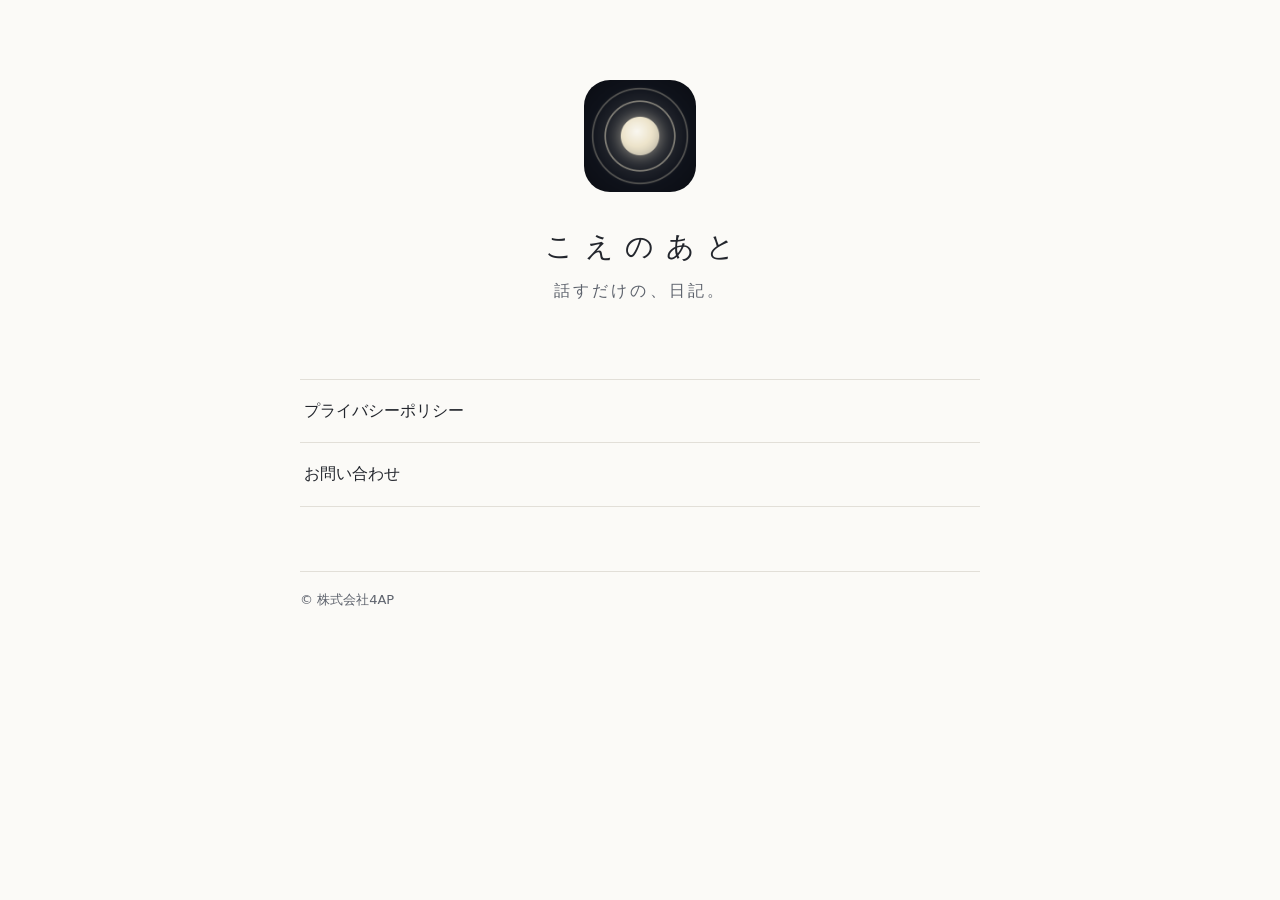
<file: docs/index.html>
<!doctype html>
<html lang="ja">
  <head>
    <meta charset="utf-8" />
    <meta name="viewport" content="width=device-width, initial-scale=1" />
    <title>こえのあと</title>
    <meta name="description" content="こえのあと — 話すだけの、日記。" />
    <link rel="icon" href="assets/icon.png" />
    <link rel="stylesheet" href="assets/site.css" />
  </head>
  <body>
    <main class="page">
      <div class="hero">
        <img src="assets/icon.png" alt="" />
        <h1>こえのあと</h1>
        <p>話すだけの、日記。</p>
      </div>

      <ul class="links">
        <li><a href="privacy/">プライバシーポリシー</a></li>
        <li><a href="mailto:koenoato@4ap.co.jp">お問い合わせ</a></li>
      </ul>

      <footer>
        <p>&copy; 株式会社4AP</p>
      </footer>
    </main>
  </body>
</html>
</file>
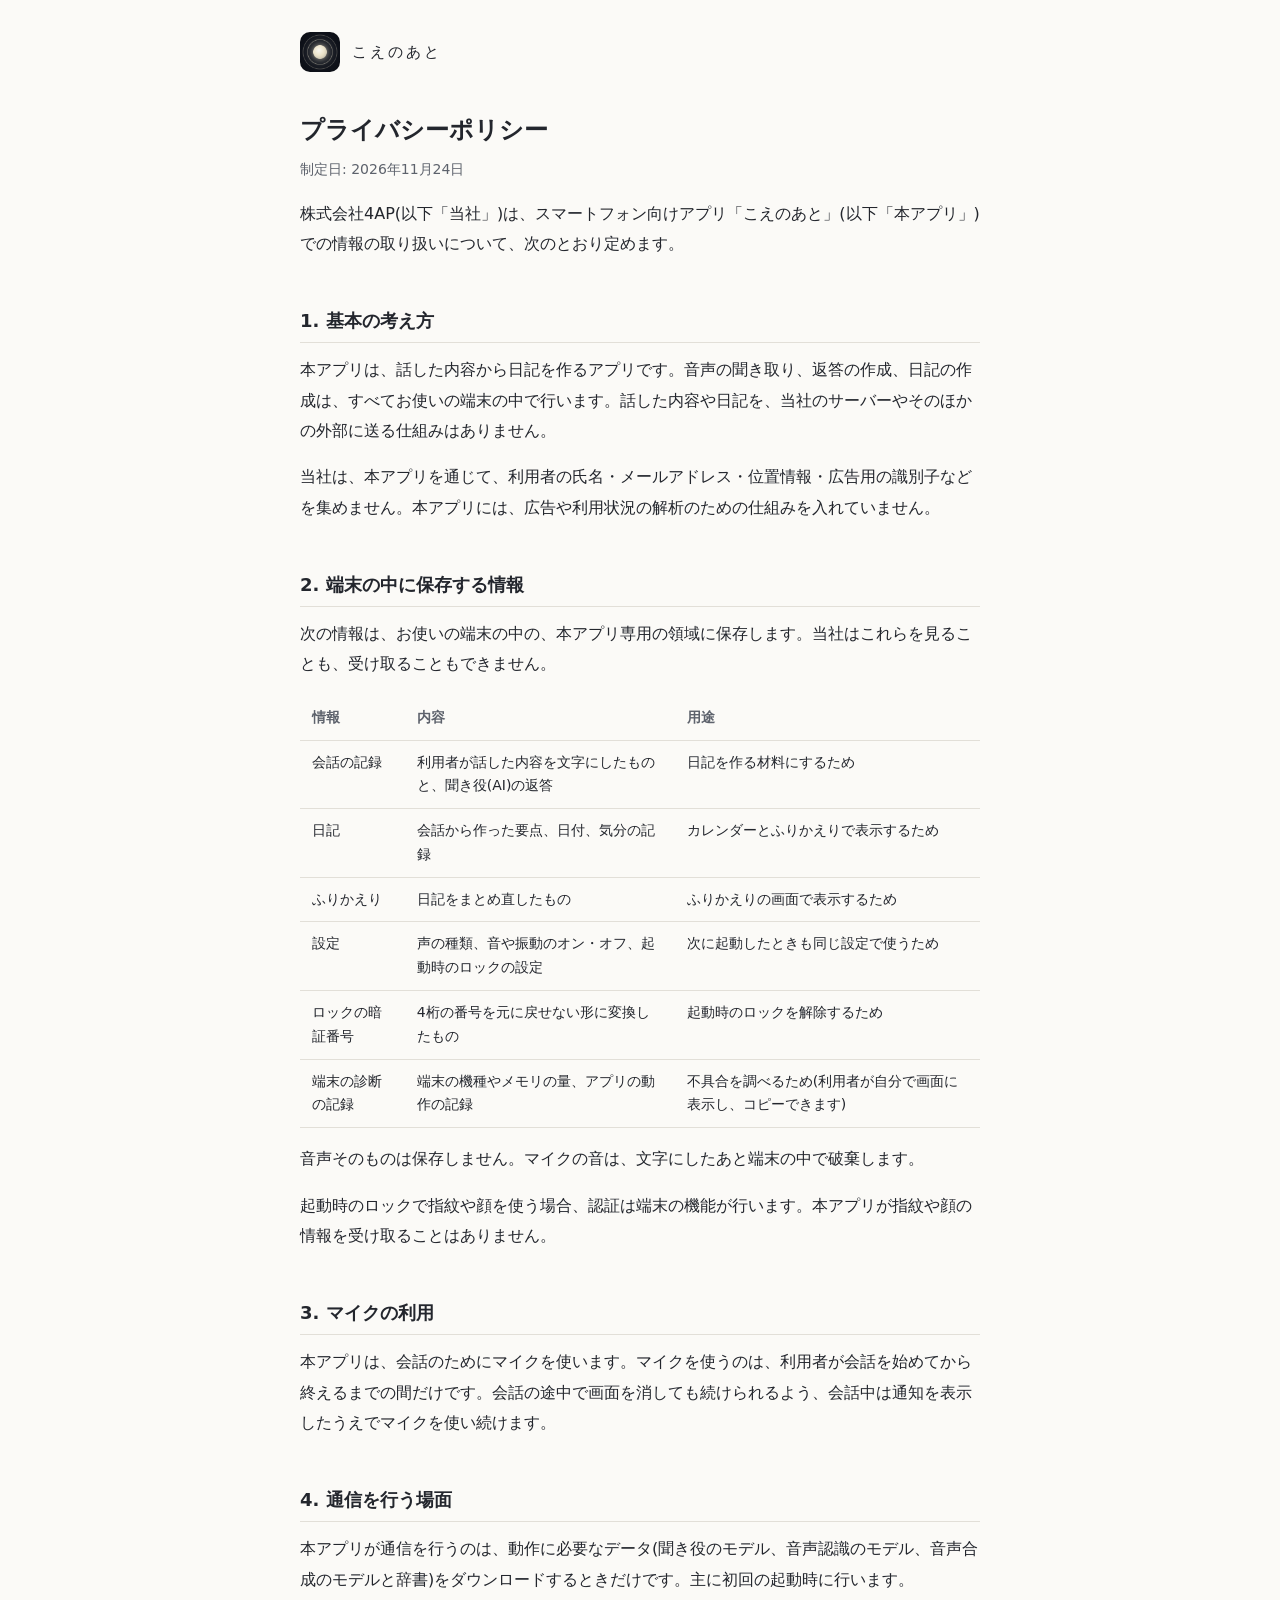
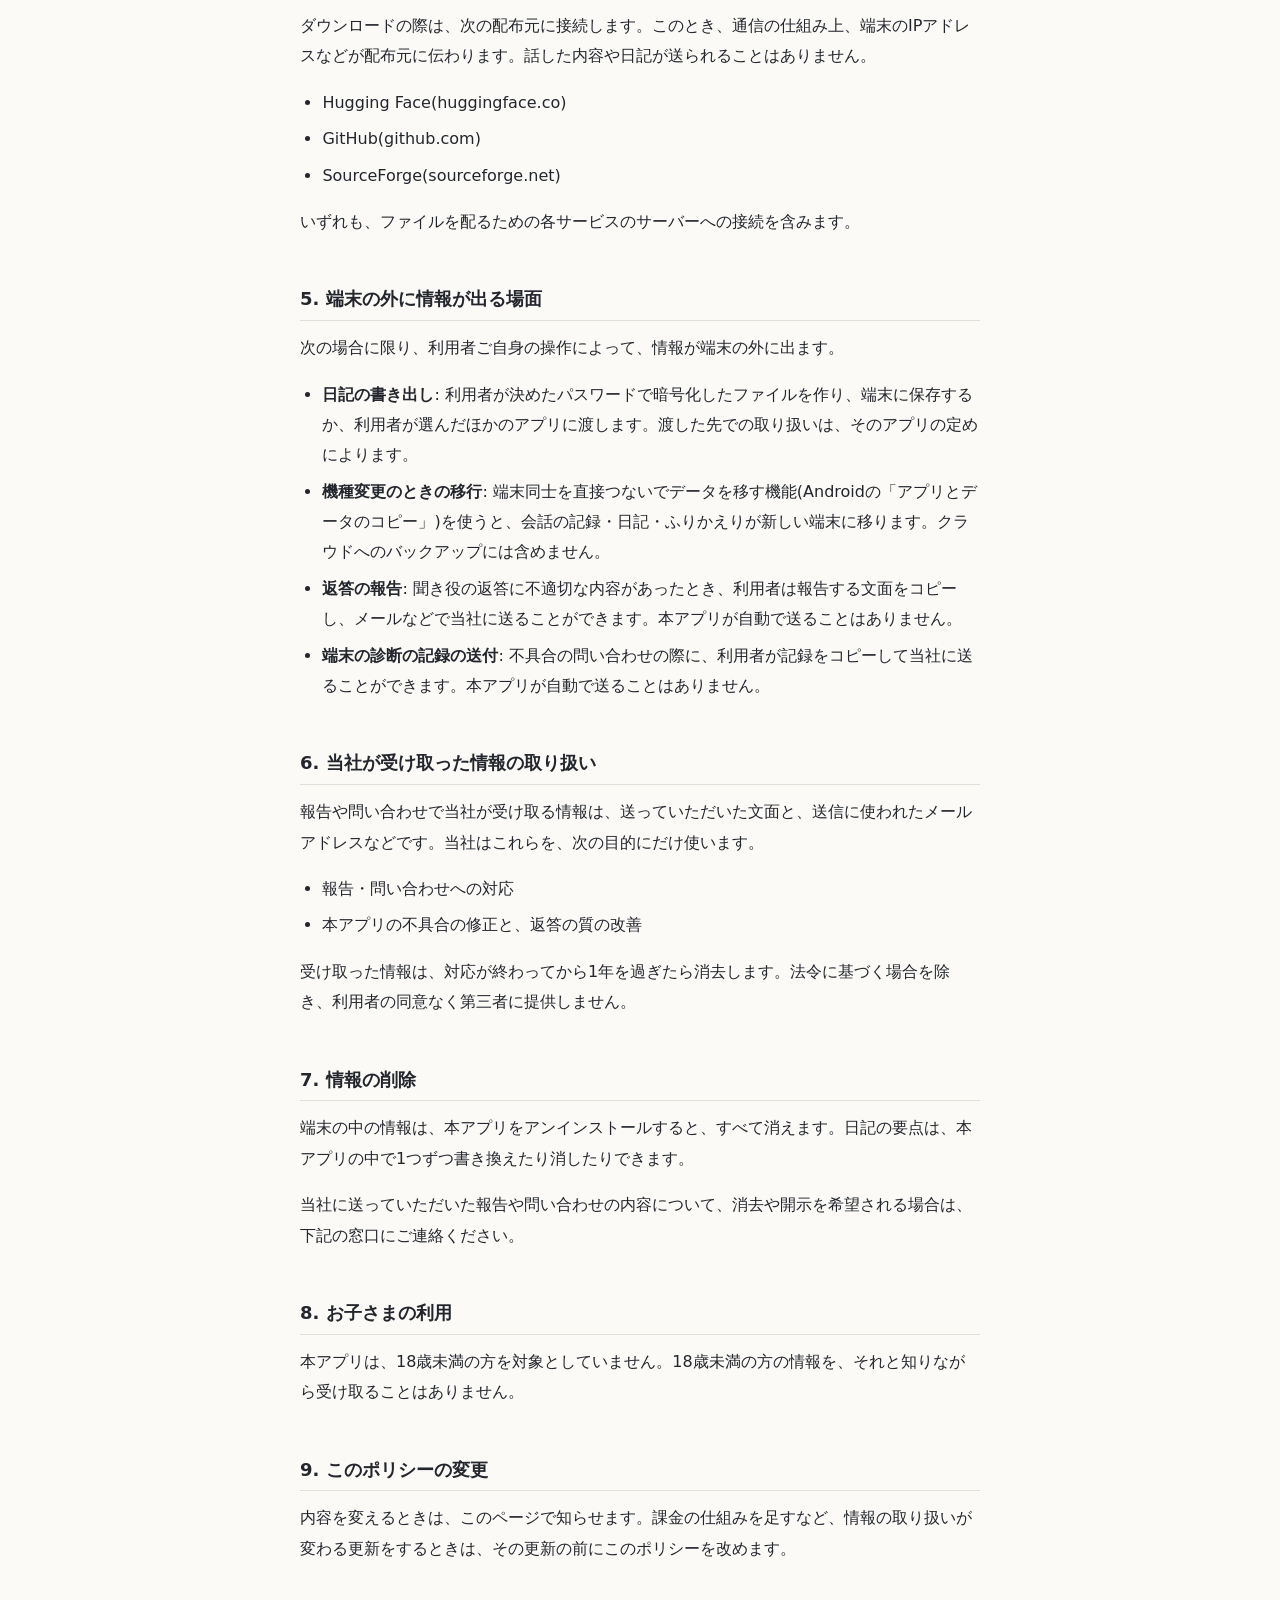
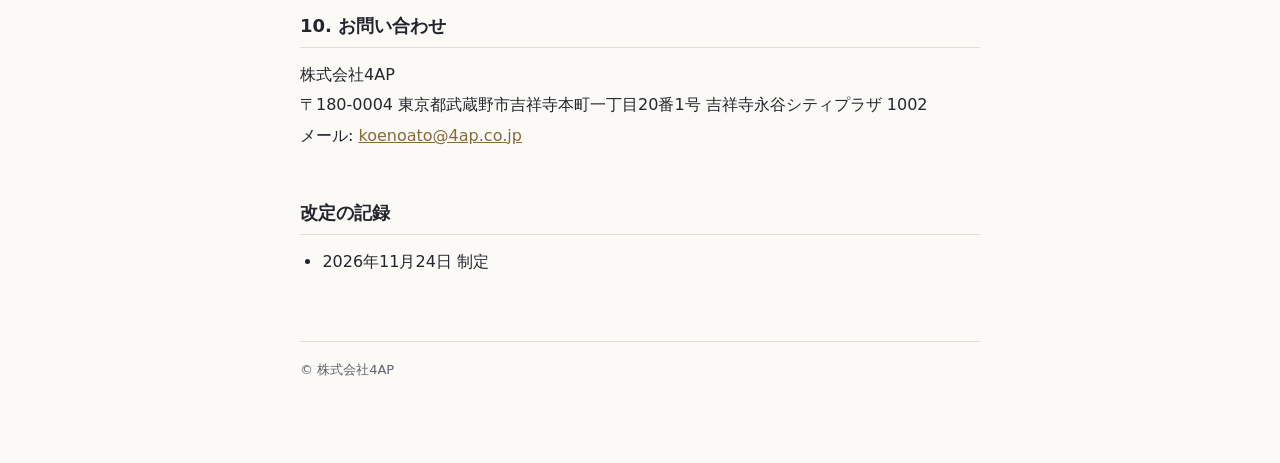
<file: docs/privacy/index.html>
<!doctype html>
<html lang="ja">
  <head>
    <meta charset="utf-8" />
    <meta name="viewport" content="width=device-width, initial-scale=1" />
    <title>プライバシーポリシー | こえのあと</title>
    <meta name="description" content="アプリ「こえのあと」での情報の取り扱いについて。" />
    <link rel="icon" href="../assets/icon.png" />
    <link rel="stylesheet" href="../assets/site.css" />
  </head>
  <body>
    <main class="page">
      <a class="site" href="../">
        <img src="../assets/icon.png" alt="" />
        <span>こえのあと</span>
      </a>

      <h1>プライバシーポリシー</h1>
      <p class="meta">制定日: 2026年11月24日</p>

      <p>
        株式会社4AP(以下「当社」)は、スマートフォン向けアプリ「こえのあと」(以下「本アプリ」)での情報の取り扱いについて、次のとおり定めます。
      </p>

      <h2>1. 基本の考え方</h2>
      <p>
        本アプリは、話した内容から日記を作るアプリです。音声の聞き取り、返答の作成、日記の作成は、すべてお使いの端末の中で行います。話した内容や日記を、当社のサーバーやそのほかの外部に送る仕組みはありません。
      </p>
      <p>
        当社は、本アプリを通じて、利用者の氏名・メールアドレス・位置情報・広告用の識別子などを集めません。本アプリには、広告や利用状況の解析のための仕組みを入れていません。
      </p>

      <h2>2. 端末の中に保存する情報</h2>
      <p>
        次の情報は、お使いの端末の中の、本アプリ専用の領域に保存します。当社はこれらを見ることも、受け取ることもできません。
      </p>
      <div class="table">
        <table>
          <thead>
            <tr>
              <th>情報</th>
              <th>内容</th>
              <th>用途</th>
            </tr>
          </thead>
          <tbody>
            <tr>
              <td>会話の記録</td>
              <td>利用者が話した内容を文字にしたものと、聞き役(AI)の返答</td>
              <td>日記を作る材料にするため</td>
            </tr>
            <tr>
              <td>日記</td>
              <td>会話から作った要点、日付、気分の記録</td>
              <td>カレンダーとふりかえりで表示するため</td>
            </tr>
            <tr>
              <td>ふりかえり</td>
              <td>日記をまとめ直したもの</td>
              <td>ふりかえりの画面で表示するため</td>
            </tr>
            <tr>
              <td>設定</td>
              <td>声の種類、音や振動のオン・オフ、起動時のロックの設定</td>
              <td>次に起動したときも同じ設定で使うため</td>
            </tr>
            <tr>
              <td>ロックの暗証番号</td>
              <td>4桁の番号を元に戻せない形に変換したもの</td>
              <td>起動時のロックを解除するため</td>
            </tr>
            <tr>
              <td>端末の診断の記録</td>
              <td>端末の機種やメモリの量、アプリの動作の記録</td>
              <td>不具合を調べるため(利用者が自分で画面に表示し、コピーできます)</td>
            </tr>
          </tbody>
        </table>
      </div>
      <p>音声そのものは保存しません。マイクの音は、文字にしたあと端末の中で破棄します。</p>
      <p>
        起動時のロックで指紋や顔を使う場合、認証は端末の機能が行います。本アプリが指紋や顔の情報を受け取ることはありません。
      </p>

      <h2>3. マイクの利用</h2>
      <p>
        本アプリは、会話のためにマイクを使います。マイクを使うのは、利用者が会話を始めてから終えるまでの間だけです。会話の途中で画面を消しても続けられるよう、会話中は通知を表示したうえでマイクを使い続けます。
      </p>

      <h2>4. 通信を行う場面</h2>
      <p>
        本アプリが通信を行うのは、動作に必要なデータ(聞き役のモデル、音声認識のモデル、音声合成のモデルと辞書)をダウンロードするときだけです。主に初回の起動時に行います。
      </p>
      <p>
        ダウンロードの際は、次の配布元に接続します。このとき、通信の仕組み上、端末のIPアドレスなどが配布元に伝わります。話した内容や日記が送られることはありません。
      </p>
      <ul>
        <li>Hugging Face(huggingface.co)</li>
        <li>GitHub(github.com)</li>
        <li>SourceForge(sourceforge.net)</li>
      </ul>
      <p>いずれも、ファイルを配るための各サービスのサーバーへの接続を含みます。</p>

      <h2>5. 端末の外に情報が出る場面</h2>
      <p>次の場合に限り、利用者ご自身の操作によって、情報が端末の外に出ます。</p>
      <ul>
        <li>
          <strong>日記の書き出し</strong>:
          利用者が決めたパスワードで暗号化したファイルを作り、端末に保存するか、利用者が選んだほかのアプリに渡します。渡した先での取り扱いは、そのアプリの定めによります。
        </li>
        <li>
          <strong>機種変更のときの移行</strong>:
          端末同士を直接つないでデータを移す機能(Androidの「アプリとデータのコピー」)を使うと、会話の記録・日記・ふりかえりが新しい端末に移ります。クラウドへのバックアップには含めません。
        </li>
        <li>
          <strong>返答の報告</strong>:
          聞き役の返答に不適切な内容があったとき、利用者は報告する文面をコピーし、メールなどで当社に送ることができます。本アプリが自動で送ることはありません。
        </li>
        <li>
          <strong>端末の診断の記録の送付</strong>:
          不具合の問い合わせの際に、利用者が記録をコピーして当社に送ることができます。本アプリが自動で送ることはありません。
        </li>
      </ul>

      <h2>6. 当社が受け取った情報の取り扱い</h2>
      <p>
        報告や問い合わせで当社が受け取る情報は、送っていただいた文面と、送信に使われたメールアドレスなどです。当社はこれらを、次の目的にだけ使います。
      </p>
      <ul>
        <li>報告・問い合わせへの対応</li>
        <li>本アプリの不具合の修正と、返答の質の改善</li>
      </ul>
      <p>
        受け取った情報は、対応が終わってから1年を過ぎたら消去します。法令に基づく場合を除き、利用者の同意なく第三者に提供しません。
      </p>

      <h2>7. 情報の削除</h2>
      <p>
        端末の中の情報は、本アプリをアンインストールすると、すべて消えます。日記の要点は、本アプリの中で1つずつ書き換えたり消したりできます。
      </p>
      <p>
        当社に送っていただいた報告や問い合わせの内容について、消去や開示を希望される場合は、下記の窓口にご連絡ください。
      </p>

      <h2>8. お子さまの利用</h2>
      <p>
        本アプリは、18歳未満の方を対象としていません。18歳未満の方の情報を、それと知りながら受け取ることはありません。
      </p>

      <h2>9. このポリシーの変更</h2>
      <p>
        内容を変えるときは、このページで知らせます。課金の仕組みを足すなど、情報の取り扱いが変わる更新をするときは、その更新の前にこのポリシーを改めます。
      </p>

      <h2>10. お問い合わせ</h2>
      <address>
        株式会社4AP<br />
        〒180-0004 東京都武蔵野市吉祥寺本町一丁目20番1号 吉祥寺永谷シティプラザ 1002<br />
        メール: <a href="mailto:koenoato@4ap.co.jp">koenoato@4ap.co.jp</a>
      </address>

      <h2>改定の記録</h2>
      <ul>
        <li>2026年11月24日 制定</li>
      </ul>

      <footer>
        <p>&copy; 株式会社4AP</p>
      </footer>
    </main>
  </body>
</html>
</file>
<file: docs/assets/site.css>
/* こえのあと 公開ページ共通の見た目。外部のフォントは読み込まない。 */
:root {
  --bg: #fbfaf7;
  --text: #23262d;
  --sub: #5d626c;
  --line: #e2dfd8;
  --accent: #8a6a36;
  --note-bg: #f3efe6;
}

@media (prefers-color-scheme: dark) {
  :root {
    --bg: #0f1219;
    --text: #eeeae2;
    --sub: #a9a79f;
    --line: #2a2f3b;
    --accent: #e3c396;
    --note-bg: #171c28;
  }
}

* {
  box-sizing: border-box;
}

html {
  -webkit-text-size-adjust: 100%;
}

body {
  margin: 0;
  background: var(--bg);
  color: var(--text);
  font-family: "Hiragino Sans", "Hiragino Kaku Gothic ProN", "Noto Sans JP",
    "Yu Gothic", Meiryo, system-ui, sans-serif;
  font-size: 16px;
  line-height: 1.9;
}

.page {
  max-width: 720px;
  margin: 0 auto;
  padding: 32px 20px 64px;
}

/* ページの上: アプリの名前(入口に戻るリンク) */
.site {
  display: flex;
  align-items: center;
  gap: 12px;
  margin-bottom: 40px;
  color: var(--text);
  text-decoration: none;
}

.site img {
  width: 40px;
  height: 40px;
  border-radius: 10px;
}

.site span {
  font-size: 15px;
  letter-spacing: 0.2em;
}

h1 {
  margin: 0 0 8px;
  font-size: 24px;
  font-weight: 600;
  line-height: 1.5;
}

h2 {
  margin: 48px 0 12px;
  padding-bottom: 6px;
  border-bottom: 1px solid var(--line);
  font-size: 18px;
  font-weight: 600;
  line-height: 1.6;
}

p,
ul {
  margin: 0 0 16px;
}

ul {
  padding-left: 1.4em;
}

li {
  margin-bottom: 6px;
}

a {
  color: var(--accent);
}

.meta {
  color: var(--sub);
  font-size: 14px;
}

/* 下書きなどの断り書き */
.note {
  margin: 0 0 32px;
  padding: 12px 16px;
  border-left: 3px solid var(--accent);
  background: var(--note-bg);
  font-size: 14px;
}

/* 表は、狭い画面では横に動かせるようにする */
.table {
  overflow-x: auto;
  margin: 0 0 16px;
}

table {
  width: 100%;
  min-width: 520px;
  border-collapse: collapse;
  font-size: 14px;
  line-height: 1.7;
}

th,
td {
  padding: 10px 12px;
  border-bottom: 1px solid var(--line);
  text-align: left;
  vertical-align: top;
}

th {
  color: var(--sub);
  font-weight: 600;
  white-space: nowrap;
}

address {
  font-style: normal;
}

footer {
  margin-top: 64px;
  padding-top: 16px;
  border-top: 1px solid var(--line);
  color: var(--sub);
  font-size: 13px;
}

/* 入口のページ */
.hero {
  padding: 48px 0 24px;
  text-align: center;
}

.hero img {
  width: 112px;
  height: 112px;
  border-radius: 26px;
}

.hero h1 {
  margin-top: 24px;
  font-size: 28px;
  font-weight: 400;
  letter-spacing: 0.4em;
  text-indent: 0.4em;
}

.hero p {
  color: var(--sub);
  letter-spacing: 0.2em;
}

.links {
  margin: 32px 0 0;
  padding: 0;
  list-style: none;
  border-top: 1px solid var(--line);
}

.links li {
  margin: 0;
  border-bottom: 1px solid var(--line);
}

.links a {
  display: block;
  padding: 16px 4px;
  color: var(--text);
  text-decoration: none;
}

.links a:hover {
  color: var(--accent);
}
</file>
